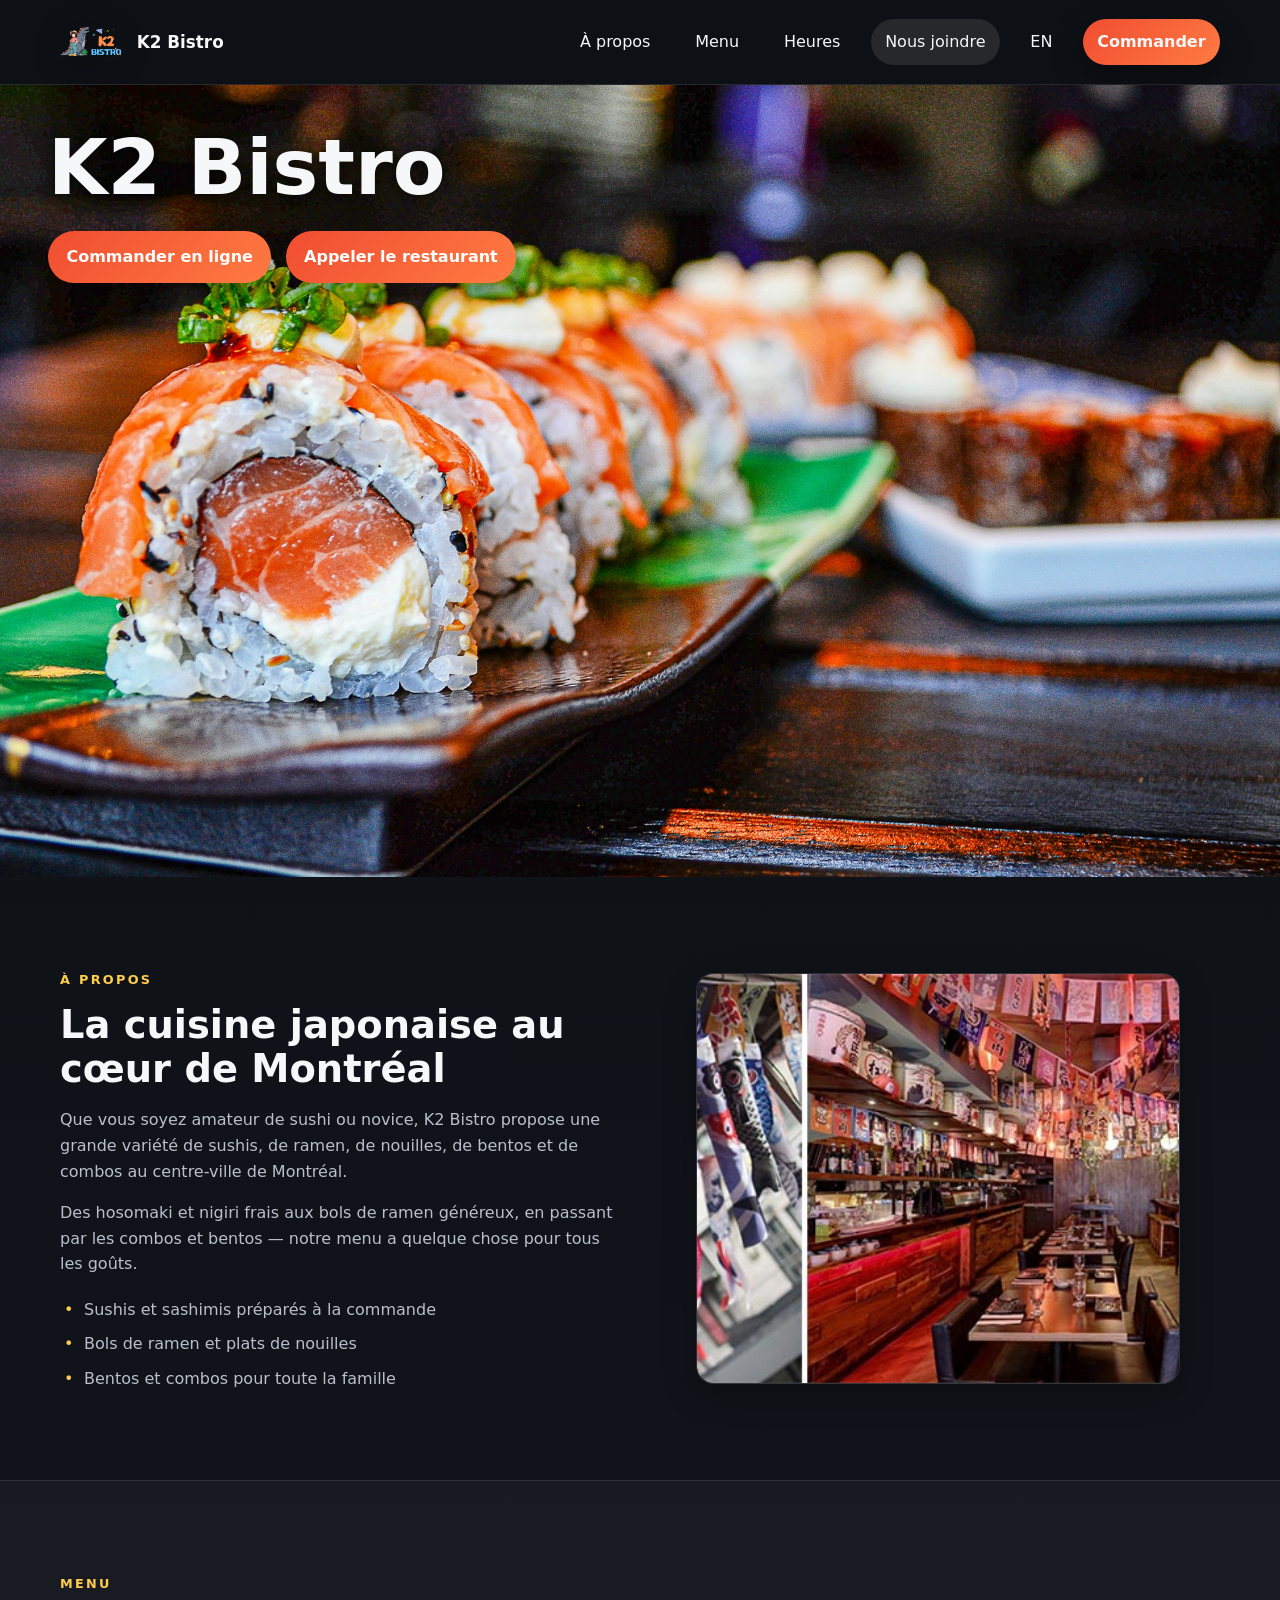
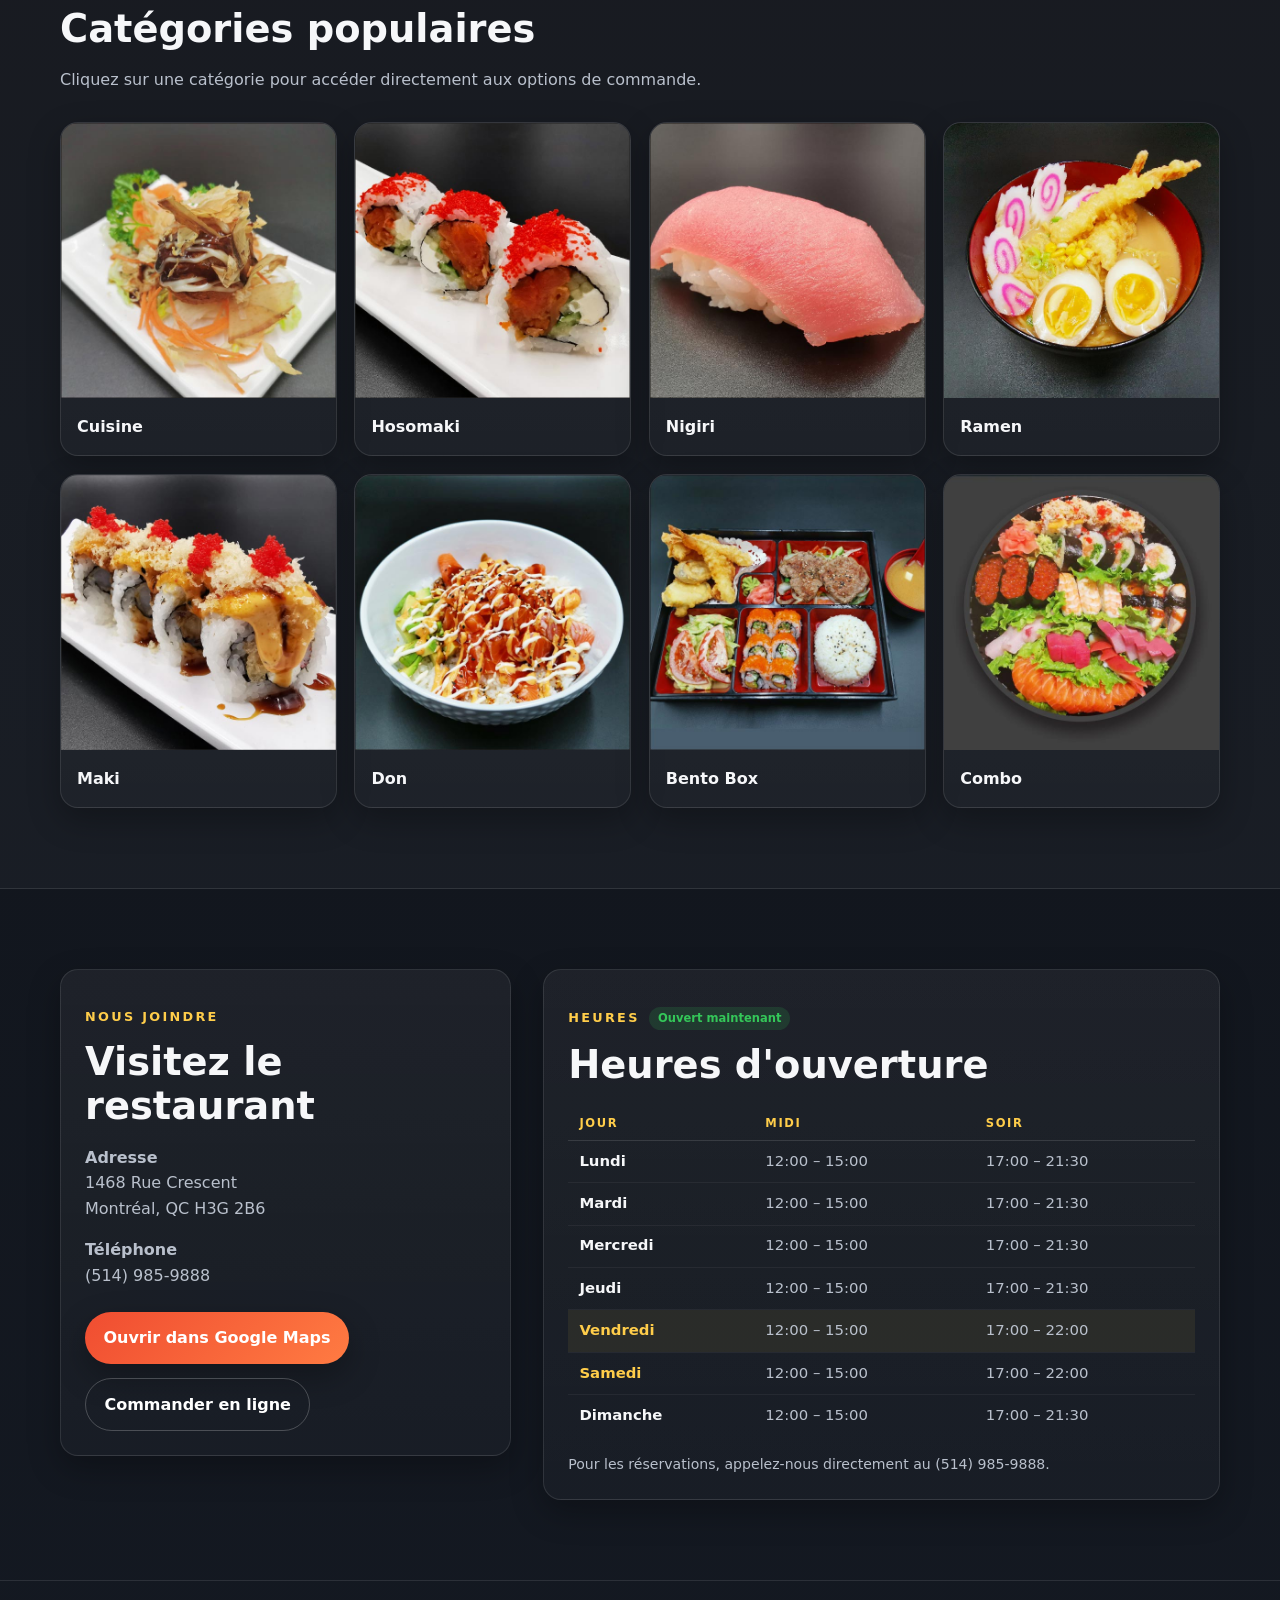
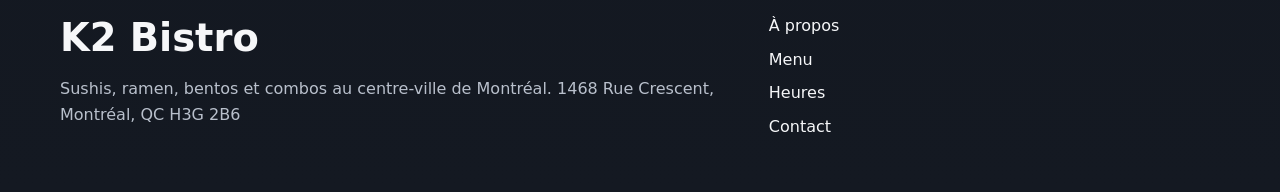
<file: index.html>
<!doctype html>
<html lang="fr-CA">
<head>
  <meta charset="utf-8">
  <meta name="viewport" content="width=device-width, initial-scale=1">
  <title>K2 Bistro | Sushi à Montréal</title>
  <meta name="description" content="K2 Bistro à Montréal: sushi, ramen, hosomaki, bento et combos. Consultez les heures d'ouverture, appelez pour réserver et commandez en ligne.">
  <link rel="canonical" href="https://example.com/">
  <link rel="preload" as="image" href="assets/img/hero.jpg">
  <link rel="stylesheet" href="assets/css/styles.css">
  <script defer src="assets/js/site.js"></script>
  <script type="application/ld+json">
  {
    "@context": "https://schema.org",
    "@type": "Restaurant",
    "name": "K2 Bistro",
    "servesCuisine": ["Sushi", "Ramen", "Japanese"],
    "telephone": "+1-514-985-9888",
    "address": {
      "@type": "PostalAddress",
      "streetAddress": "1468 Rue Crescent",
      "addressLocality": "Montréal",
      "addressRegion": "QC",
      "postalCode": "H3G 2B6",
      "addressCountry": "CA"
    },
    "url": "https://example.com/",
    "acceptsReservations": "True"
  }
  </script>
</head>
<body>
  <a class="skip-link" href="#main">Aller au contenu principal</a>

  <header class="site-header" id="top">
    <div class="container header-inner">
      <a class="brand" href="#top" aria-label="K2 Bistro, retour en haut de la page">
        <img src="assets/img/logo.png" alt="Logo K2 Bistro">
        <span>K2 Bistro</span>
      </a>

      <button class="menu-toggle" type="button" aria-expanded="false" aria-controls="site-nav" aria-label="Ouvrir le menu">
        <span></span><span></span><span></span>
      </button>

      <nav id="site-nav" class="site-nav" aria-label="Navigation principale">
        <a href="#about">À propos</a>
        <a href="#menu">Menu</a>
        <a href="#hours">Heures</a>
        <a href="#contact">Nous joindre</a>
        <a href="index_en.html" lang="en">EN</a>
        <a class="button button-sm" href="order.html">Commander</a>
      </nav>
    </div>
  </header>

  <main id="main">
    <section class="hero">
      <div class="hero-overlay"></div>
      <img class="hero-image" src="assets/img/hero.jpg" alt="Plateau de sushis au K2 Bistro">
      <div class="container hero-content">
        <h1>K2 Bistro</h1>
        <div class="hero-actions">
          <a class="button" href="order.html">Commander en ligne</a>
          <a class="button" href="tel:+15149859888">Appeler le restaurant</a>
        </div>
      </div>
    </section>

    <section class="section" id="about">
      <div class="container grid-two">
        <div>
          <p class="section-label">À propos</p>
          <h2>La cuisine japonaise au cœur de Montréal</h2>
          <p>Que vous soyez amateur de sushi ou novice, K2 Bistro propose une grande variété de sushis, de ramen, de nouilles, de bentos et de combos au centre-ville de Montréal.</p>
          <p>Des hosomaki et nigiri frais aux bols de ramen généreux, en passant par les combos et bentos — notre menu a quelque chose pour tous les goûts.</p>
          <ul class="feature-list">
            <li>Sushis et sashimis préparés à la commande</li>
            <li>Bols de ramen et plats de nouilles</li>
            <li>Bentos et combos pour toute la famille</li>
          </ul>
        </div>
        <figure class="about-figure">
          <img src="assets/img/about_us.jpg" alt="Salle à manger et ambiance du restaurant K2 Bistro" loading="lazy">
        </figure>
      </div>
    </section>

    <section class="section section-alt" id="menu">
      <div class="container">
        <p class="section-label">Menu</p>
        <h2>Catégories populaires</h2>
        <p class="section-intro">Cliquez sur une catégorie pour accéder directement aux options de commande.</p>
        <div class="menu-grid">
          <a class="menu-card" href="order.html">
            <img src="assets/img/cuisine.jpg" alt="Plat de cuisine japonaise" loading="lazy">
            <span>Cuisine</span>
          </a>
          <a class="menu-card" href="order.html">
            <img src="assets/img/hosomaki.jpg" alt="Hosomaki au saumon" loading="lazy">
            <span>Hosomaki</span>
          </a>
          <a class="menu-card" href="order.html">
            <img src="assets/img/nigiri.jpg" alt="Nigiri de thon" loading="lazy">
            <span>Nigiri</span>
          </a>
          <a class="menu-card" href="order.html">
            <img src="assets/img/ramen.jpg" alt="Bol de ramen avec oeufs et tempura" loading="lazy">
            <span>Ramen</span>
          </a>
          <a class="menu-card" href="order.html">
            <img src="assets/img/maki.jpg" alt="Maki garni de sauce et tobiko" loading="lazy">
            <span>Maki</span>
          </a>
          <a class="menu-card" href="order.html">
            <img src="assets/img/don.jpg" alt="Bol de don au saumon" loading="lazy">
            <span>Don</span>
          </a>
          <a class="menu-card" href="order.html">
            <img src="assets/img/bento_box.jpg" alt="Bento box avec tempura, riz et rouleaux" loading="lazy">
            <span>Bento Box</span>
          </a>
          <a class="menu-card" href="order.html">
            <img src="assets/img/combo.jpg" alt="Plateau combo de sushis" loading="lazy">
            <span>Combo</span>
          </a>
        </div>
      </div>
    </section>

    <section class="section" id="contact">
      <div class="container info-grid">
        <article class="info-card">
          <p class="section-label">Nous joindre</p>
          <h2>Visitez le restaurant</h2>
          <p><strong>Adresse</strong><br>1468 Rue Crescent<br>Montréal, QC H3G 2B6</p>
          <p><strong>Téléphone</strong><br><a href="tel:+15149859888">(514) 985-9888</a></p>
          <div class="stack-actions">
            <a class="button" href="https://maps.google.com/?q=1468+Rue+Crescent+Montreal+QC+H3G+2B6" target="_blank" rel="noopener">Ouvrir dans Google Maps</a>
            <a class="button button-secondary" href="order.html">Commander en ligne</a>
          </div>
        </article>

        <article class="info-card" id="hours">
          <p class="section-label">Heures</p>
          <h2>Heures d'ouverture</h2>
          <table class="hours-table">
            <thead>
              <tr><th>Jour</th><th>Midi</th><th>Soir</th></tr>
            </thead>
            <tbody>
              <tr><td>Lundi</td><td>12:00 – 15:00</td><td>17:00 – 21:30</td></tr>
              <tr><td>Mardi</td><td>12:00 – 15:00</td><td>17:00 – 21:30</td></tr>
              <tr><td>Mercredi</td><td>12:00 – 15:00</td><td>17:00 – 21:30</td></tr>
              <tr><td>Jeudi</td><td>12:00 – 15:00</td><td>17:00 – 21:30</td></tr>
              <tr class="hours-weekend"><td>Vendredi</td><td>12:00 – 15:00</td><td>17:00 – 22:00</td></tr>
              <tr class="hours-weekend"><td>Samedi</td><td>12:00 – 15:00</td><td>17:00 – 22:00</td></tr>
              <tr><td>Dimanche</td><td>12:00 – 15:00</td><td>17:00 – 21:30</td></tr>
            </tbody>
          </table>
          <p class="hours-note">Pour les réservations, appelez-nous directement au <a href="tel:+15149859888">(514) 985-9888</a>.</p>
        </article>
      </div>
    </section>
  </main>

  <footer class="site-footer">
    <div class="container footer-grid">
      <div>
        <h2>K2 Bistro</h2>
        <p>Sushis, ramen, bentos et combos au centre-ville de Montréal. 1468 Rue Crescent, Montréal, QC H3G 2B6</p>
      </div>
      <nav class="footer-nav" aria-label="Liens de pied de page">
        <a href="#about">À propos</a>
        <a href="#menu">Menu</a>
        <a href="#hours">Heures</a>
        <a href="#contact">Contact</a>
      </nav>
    </div>
  </footer>
</body>
</html>
</file>
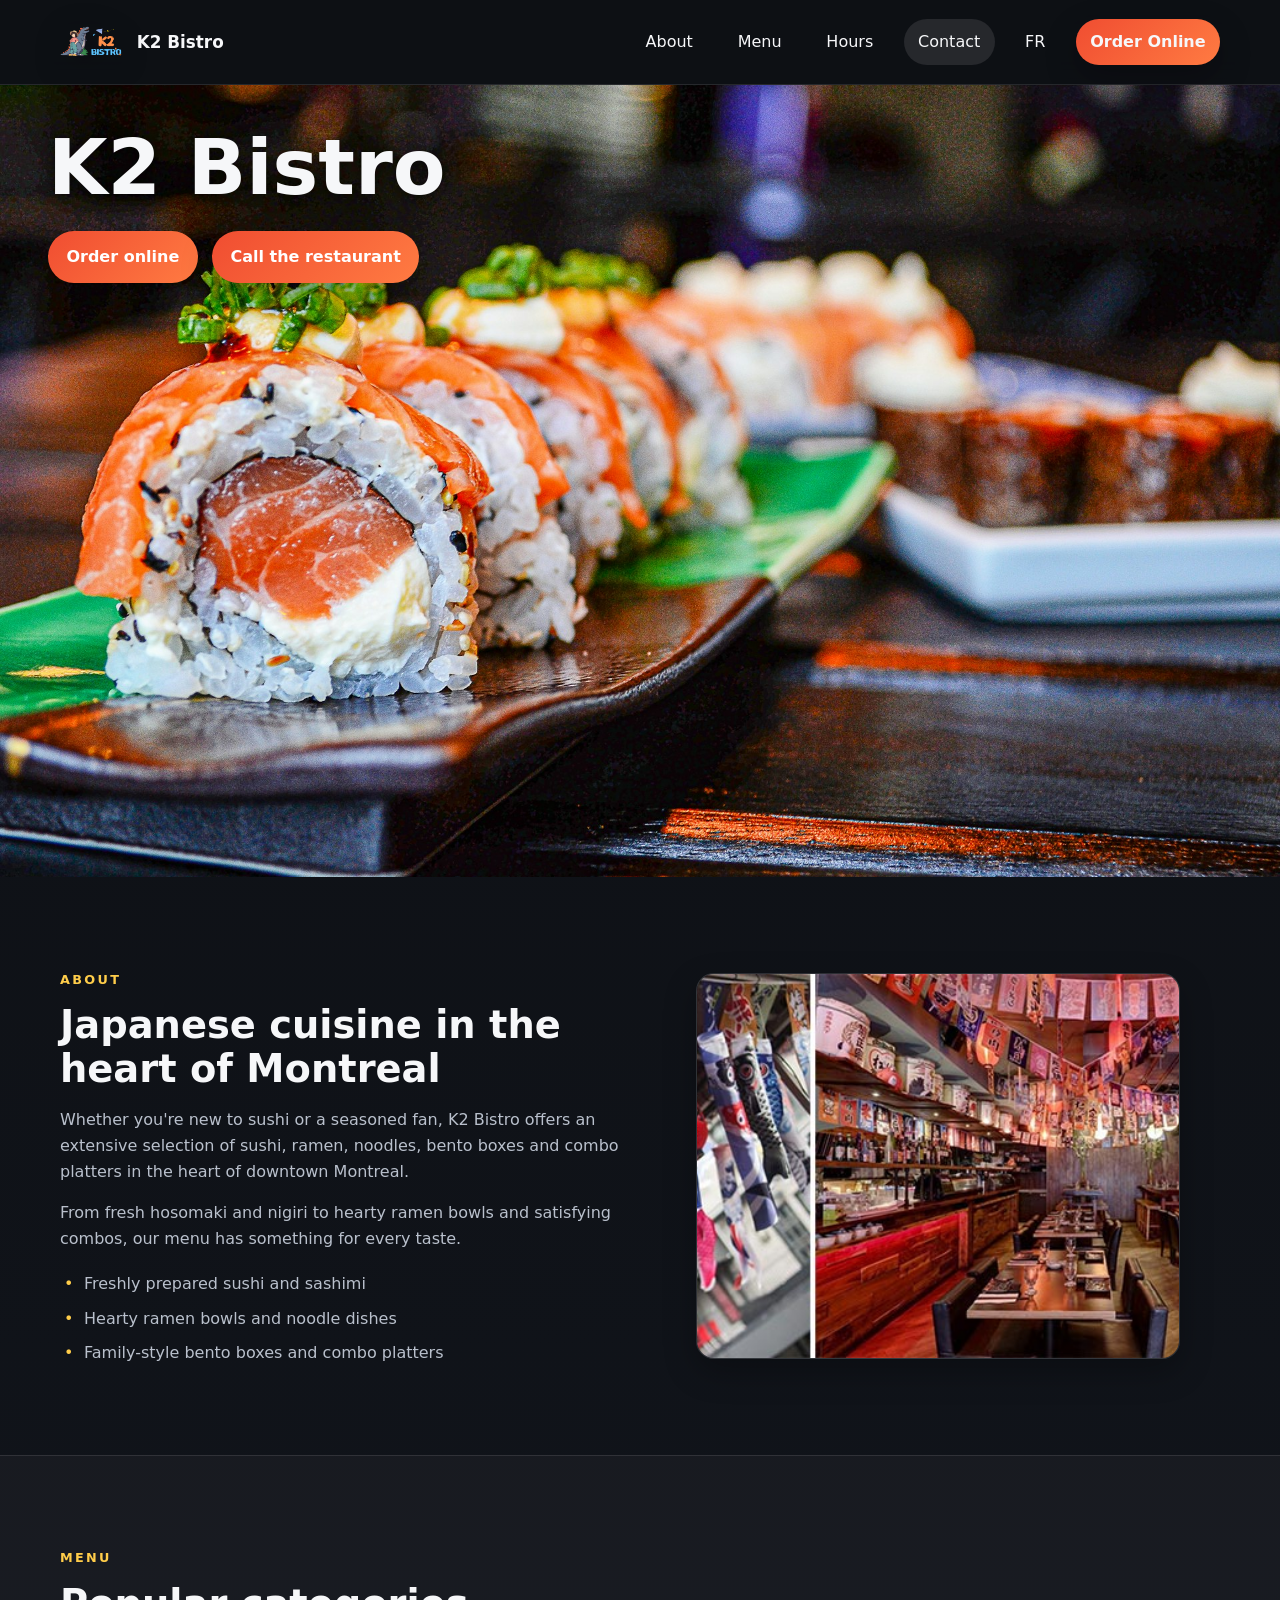
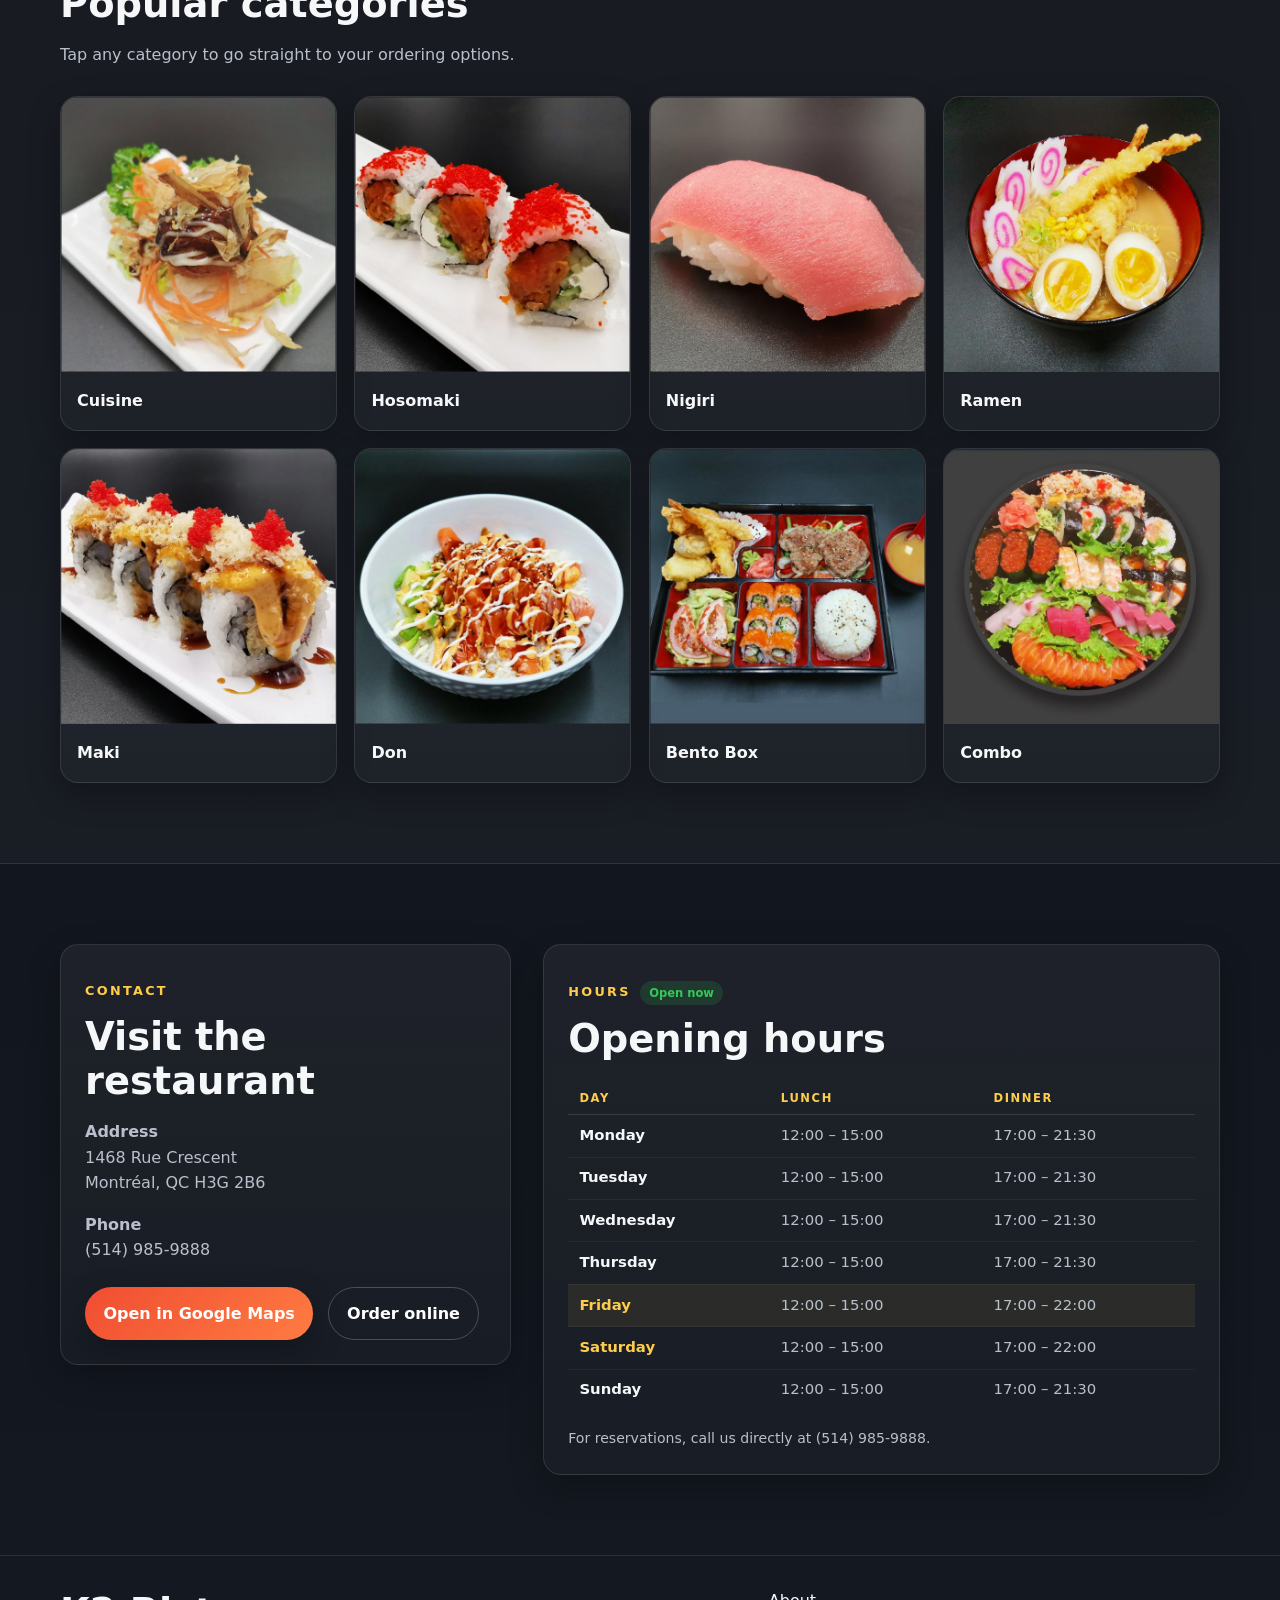
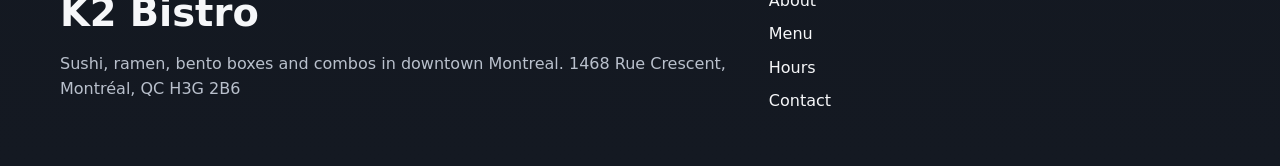
<file: index_en.html>
<!doctype html>
<html lang="en-CA">
<head>
  <meta charset="utf-8">
  <meta name="viewport" content="width=device-width, initial-scale=1">
  <title>K2 Bistro | Sushi in Montreal</title>
  <meta name="description" content="K2 Bistro in Montreal: sushi, ramen, hosomaki, bento and combo platters. Check hours, call for reservations, and order online.">
  <link rel="canonical" href="https://example.com/index_en.html">
  <link rel="preload" as="image" href="assets/img/hero.jpg">
  <link rel="stylesheet" href="assets/css/styles.css">
  <script defer src="assets/js/site.js"></script>
  <script type="application/ld+json">
  {
    "@context": "https://schema.org",
    "@type": "Restaurant",
    "name": "K2 Bistro",
    "servesCuisine": ["Sushi", "Ramen", "Japanese"],
    "telephone": "+1-514-985-9888",
    "address": {
      "@type": "PostalAddress",
      "streetAddress": "1468 Rue Crescent",
      "addressLocality": "Montréal",
      "addressRegion": "QC",
      "postalCode": "H3G 2B6",
      "addressCountry": "CA"
    },
    "url": "https://example.com/index_en.html",
    "acceptsReservations": "True"
  }
  </script>
</head>
<body>
  <a class="skip-link" href="#main">Skip to main content</a>

  <header class="site-header" id="top">
    <div class="container header-inner">
      <a class="brand" href="#top" aria-label="K2 Bistro, back to top">
        <img src="assets/img/logo.png" alt="K2 Bistro logo">
        <span>K2 Bistro</span>
      </a>

      <button class="menu-toggle" type="button" aria-expanded="false" aria-controls="site-nav" aria-label="Open menu">
        <span></span><span></span><span></span>
      </button>

      <nav id="site-nav" class="site-nav" aria-label="Primary navigation">
        <a href="#about">About</a>
        <a href="#menu">Menu</a>
        <a href="#hours">Hours</a>
        <a href="#contact">Contact</a>
        <a href="index.html" lang="fr">FR</a>
        <a class="button button-sm" href="order-en.html">Order Online</a>
      </nav>
    </div>
  </header>

  <main id="main">
    <section class="hero">
      <div class="hero-overlay"></div>
      <img class="hero-image" src="assets/img/hero.jpg" alt="Sushi platter at K2 Bistro">
      <div class="container hero-content">
        <h1>K2 Bistro</h1>
        <div class="hero-actions">
          <a class="button" href="order-en.html">Order online</a>
          <a class="button" href="tel:+15149859888">Call the restaurant</a>
        </div>
      </div>
    </section>

    <section class="section" id="about">
      <div class="container grid-two">
        <div>
          <p class="section-label">About</p>
          <h2>Japanese cuisine in the heart of Montreal</h2>
          <p>Whether you're new to sushi or a seasoned fan, K2 Bistro offers an extensive selection of sushi, ramen, noodles, bento boxes and combo platters in the heart of downtown Montreal.</p>
          <p>From fresh hosomaki and nigiri to hearty ramen bowls and satisfying combos, our menu has something for every taste.</p>
          <ul class="feature-list">
            <li>Freshly prepared sushi and sashimi</li>
            <li>Hearty ramen bowls and noodle dishes</li>
            <li>Family-style bento boxes and combo platters</li>
          </ul>
        </div>
        <figure class="about-figure">
          <img src="assets/img/about_us.jpg" alt="Interior dining area and atmosphere at K2 Bistro" loading="lazy">
        </figure>
      </div>
    </section>

    <section class="section section-alt" id="menu">
      <div class="container">
        <p class="section-label">Menu</p>
        <h2>Popular categories</h2>
        <p class="section-intro">Tap any category to go straight to your ordering options.</p>
        <div class="menu-grid">
          <a class="menu-card" href="order-en.html">
            <img src="assets/img/cuisine.jpg" alt="Japanese cuisine dish" loading="lazy">
            <span>Cuisine</span>
          </a>
          <a class="menu-card" href="order-en.html">
            <img src="assets/img/hosomaki.jpg" alt="Salmon hosomaki roll" loading="lazy">
            <span>Hosomaki</span>
          </a>
          <a class="menu-card" href="order-en.html">
            <img src="assets/img/nigiri.jpg" alt="Tuna nigiri" loading="lazy">
            <span>Nigiri</span>
          </a>
          <a class="menu-card" href="order-en.html">
            <img src="assets/img/ramen.jpg" alt="Ramen bowl with eggs and tempura" loading="lazy">
            <span>Ramen</span>
          </a>
          <a class="menu-card" href="order-en.html">
            <img src="assets/img/maki.jpg" alt="Maki roll with sauce and roe" loading="lazy">
            <span>Maki</span>
          </a>
          <a class="menu-card" href="order-en.html">
            <img src="assets/img/don.jpg" alt="Salmon don bowl" loading="lazy">
            <span>Don</span>
          </a>
          <a class="menu-card" href="order-en.html">
            <img src="assets/img/bento_box.jpg" alt="Bento box with tempura, rice, and rolls" loading="lazy">
            <span>Bento Box</span>
          </a>
          <a class="menu-card" href="order-en.html">
            <img src="assets/img/combo.jpg" alt="Sushi combo platter" loading="lazy">
            <span>Combo</span>
          </a>
        </div>
      </div>
    </section>

    <section class="section" id="contact">
      <div class="container info-grid">
        <article class="info-card">
          <p class="section-label">Contact</p>
          <h2>Visit the restaurant</h2>
          <p><strong>Address</strong><br>1468 Rue Crescent<br>Montréal, QC H3G 2B6</p>
          <p><strong>Phone</strong><br><a href="tel:+15149859888">(514) 985-9888</a></p>
          <div class="stack-actions">
            <a class="button" href="https://maps.google.com/?q=1468+Rue+Crescent+Montreal+QC+H3G+2B6" target="_blank" rel="noopener">Open in Google Maps</a>
            <a class="button button-secondary" href="order-en.html">Order online</a>
          </div>
        </article>

        <article class="info-card" id="hours">
          <p class="section-label">Hours</p>
          <h2>Opening hours</h2>
          <table class="hours-table">
            <thead>
              <tr><th>Day</th><th>Lunch</th><th>Dinner</th></tr>
            </thead>
            <tbody>
              <tr><td>Monday</td><td>12:00 – 15:00</td><td>17:00 – 21:30</td></tr>
              <tr><td>Tuesday</td><td>12:00 – 15:00</td><td>17:00 – 21:30</td></tr>
              <tr><td>Wednesday</td><td>12:00 – 15:00</td><td>17:00 – 21:30</td></tr>
              <tr><td>Thursday</td><td>12:00 – 15:00</td><td>17:00 – 21:30</td></tr>
              <tr class="hours-weekend"><td>Friday</td><td>12:00 – 15:00</td><td>17:00 – 22:00</td></tr>
              <tr class="hours-weekend"><td>Saturday</td><td>12:00 – 15:00</td><td>17:00 – 22:00</td></tr>
              <tr><td>Sunday</td><td>12:00 – 15:00</td><td>17:00 – 21:30</td></tr>
            </tbody>
          </table>
          <p class="hours-note">For reservations, call us directly at <a href="tel:+15149859888">(514) 985-9888</a>.</p>
        </article>
      </div>
    </section>
  </main>

  <footer class="site-footer">
    <div class="container footer-grid">
      <div>
        <h2>K2 Bistro</h2>
        <p>Sushi, ramen, bento boxes and combos in downtown Montreal. 1468 Rue Crescent, Montréal, QC H3G 2B6</p>
      </div>
      <nav class="footer-nav" aria-label="Footer links">
        <a href="#about">About</a>
        <a href="#menu">Menu</a>
        <a href="#hours">Hours</a>
        <a href="#contact">Contact</a>
      </nav>
    </div>
  </footer>
</body>
</html>
</file>
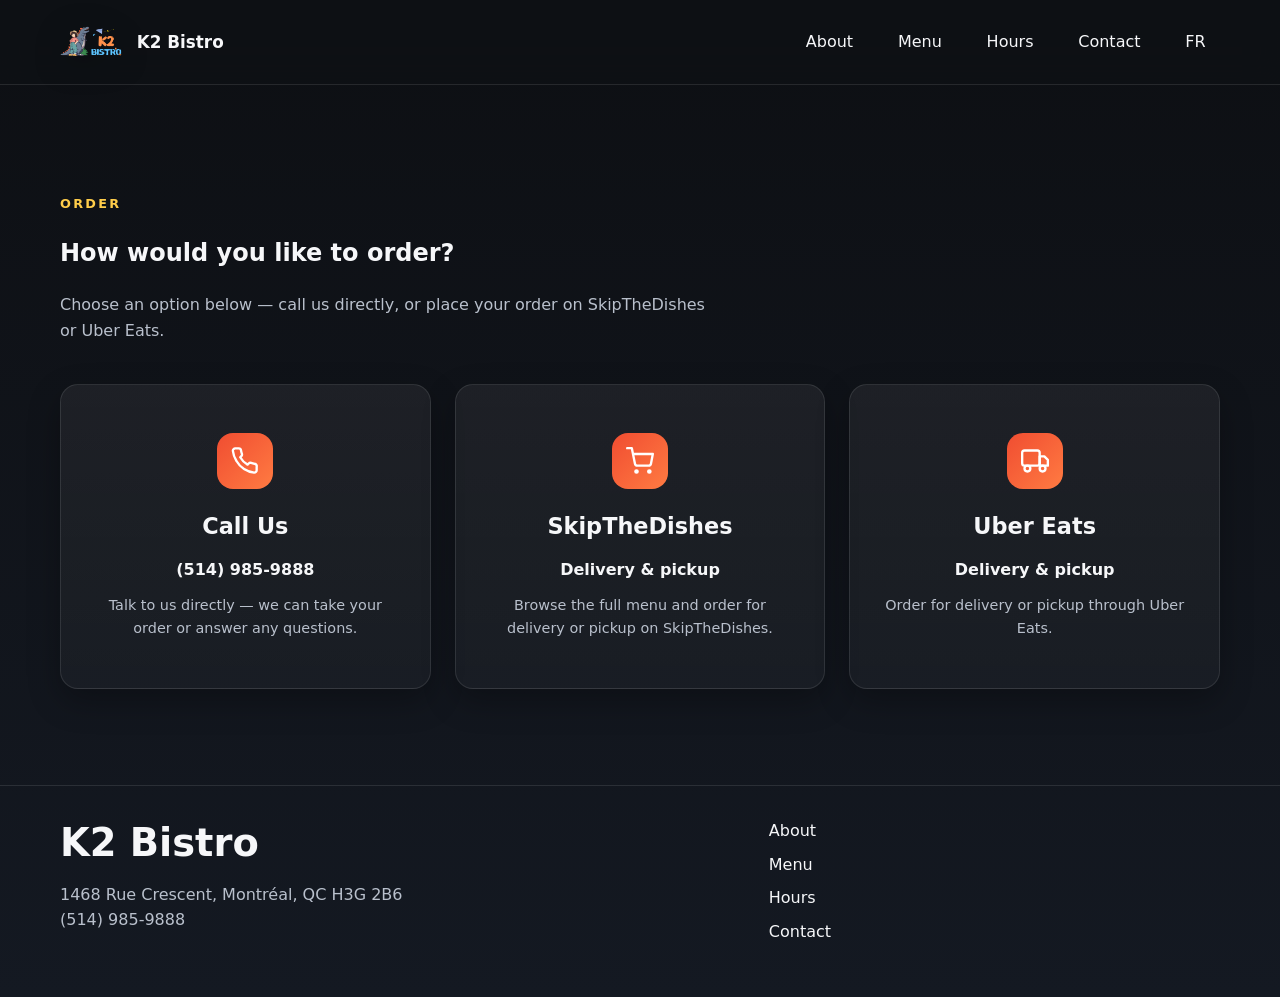
<file: order-en.html>
<!doctype html>
<html lang="en-CA">
<head>
  <meta charset="utf-8">
  <meta name="viewport" content="width=device-width, initial-scale=1">
  <title>Order Online | K2 Bistro</title>
  <meta name="description" content="Order from K2 Bistro in Montreal — call us directly, or order through SkipTheDishes or Uber Eats.">
  <link rel="stylesheet" href="assets/css/styles.css">
  <script defer src="assets/js/site.js"></script>
</head>
<body>
  <a class="skip-link" href="#main">Skip to main content</a>

  <header class="site-header" id="top">
    <div class="container header-inner">
      <a class="brand" href="index_en.html" aria-label="K2 Bistro, back to home">
        <img src="assets/img/logo.png" alt="K2 Bistro logo">
        <span>K2 Bistro</span>
      </a>

      <button class="menu-toggle" type="button" aria-expanded="false" aria-controls="site-nav" aria-label="Open menu">
        <span></span><span></span><span></span>
      </button>

      <nav id="site-nav" class="site-nav" aria-label="Primary navigation">
        <a href="index_en.html#about">About</a>
        <a href="index_en.html#menu">Menu</a>
        <a href="index_en.html#hours">Hours</a>
        <a href="index_en.html#contact">Contact</a>
        <a href="order.html" lang="fr">FR</a>
      </nav>
    </div>
  </header>

  <main id="main">
    <section class="order-section">
      <div class="container">
        <p class="section-label">Order</p>
        <h1>How would you like to order?</h1>
        <p class="section-intro">Choose an option below — call us directly, or place your order on SkipTheDishes or Uber Eats.</p>

        <div class="order-options">

          <a class="order-card" href="tel:+15149859888">
            <div class="order-card-icon">
              <svg width="28" height="28" viewBox="0 0 24 24" fill="none" stroke="white" stroke-width="2" stroke-linecap="round" stroke-linejoin="round" aria-hidden="true">
                <path d="M22 16.92v3a2 2 0 0 1-2.18 2 19.79 19.79 0 0 1-8.63-3.07A19.5 19.5 0 0 1 4.69 12 19.79 19.79 0 0 1 1.61 3.4 2 2 0 0 1 3.6 1.22h3a2 2 0 0 1 2 1.72c.127.96.361 1.903.7 2.81a2 2 0 0 1-.45 2.11L7.91 8.82a16 16 0 0 0 6.29 6.29l.98-.98a2 2 0 0 1 2.11-.45c.907.339 1.85.573 2.81.7A2 2 0 0 1 22 16.92z"/>
              </svg>
            </div>
            <h2>Call Us</h2>
            <p class="order-card-sub">(514) 985-9888</p>
            <p class="order-card-note">Talk to us directly — we can take your order or answer any questions.</p>
          </a>

          <a class="order-card" href="https://www.skipthedishes.com/k2-bistro" target="_blank" rel="noopener">
            <div class="order-card-icon">
              <svg width="28" height="28" viewBox="0 0 24 24" fill="none" stroke="white" stroke-width="2" stroke-linecap="round" stroke-linejoin="round" aria-hidden="true">
                <circle cx="9" cy="21" r="1"/><circle cx="20" cy="21" r="1"/>
                <path d="M1 1h4l2.68 13.39a2 2 0 0 0 2 1.61h9.72a2 2 0 0 0 2-1.61L23 6H6"/>
              </svg>
            </div>
            <h2>SkipTheDishes</h2>
            <p class="order-card-sub">Delivery &amp; pickup</p>
            <p class="order-card-note">Browse the full menu and order for delivery or pickup on SkipTheDishes.</p>
          </a>

          <a class="order-card" href="https://www.ubereats.com/ca/store/k2-bistro/4svucZ7gTDKDQX_WZ-OCNA" target="_blank" rel="noopener">
            <div class="order-card-icon">
              <svg width="28" height="28" viewBox="0 0 24 24" fill="none" stroke="white" stroke-width="2" stroke-linecap="round" stroke-linejoin="round" aria-hidden="true">
                <rect x="1" y="3" width="15" height="13" rx="2"/><polygon points="16 8 20 8 23 11 23 16 16 16 16 8"/>
                <circle cx="5.5" cy="18.5" r="2.5"/><circle cx="18.5" cy="18.5" r="2.5"/>
              </svg>
            </div>
            <h2>Uber Eats</h2>
            <p class="order-card-sub">Delivery &amp; pickup</p>
            <p class="order-card-note">Order for delivery or pickup through Uber Eats.</p>
          </a>

        </div>
      </div>
    </section>
  </main>

  <footer class="site-footer">
    <div class="container footer-grid">
      <div>
        <h2>K2 Bistro</h2>
        <p>1468 Rue Crescent, Montréal, QC H3G 2B6<br><a href="tel:+15149859888">(514) 985-9888</a></p>
      </div>
      <nav class="footer-nav" aria-label="Footer links">
        <a href="index_en.html#about">About</a>
        <a href="index_en.html#menu">Menu</a>
        <a href="index_en.html#hours">Hours</a>
        <a href="index_en.html#contact">Contact</a>
      </nav>
    </div>
  </footer>
</body>
</html>
</file>
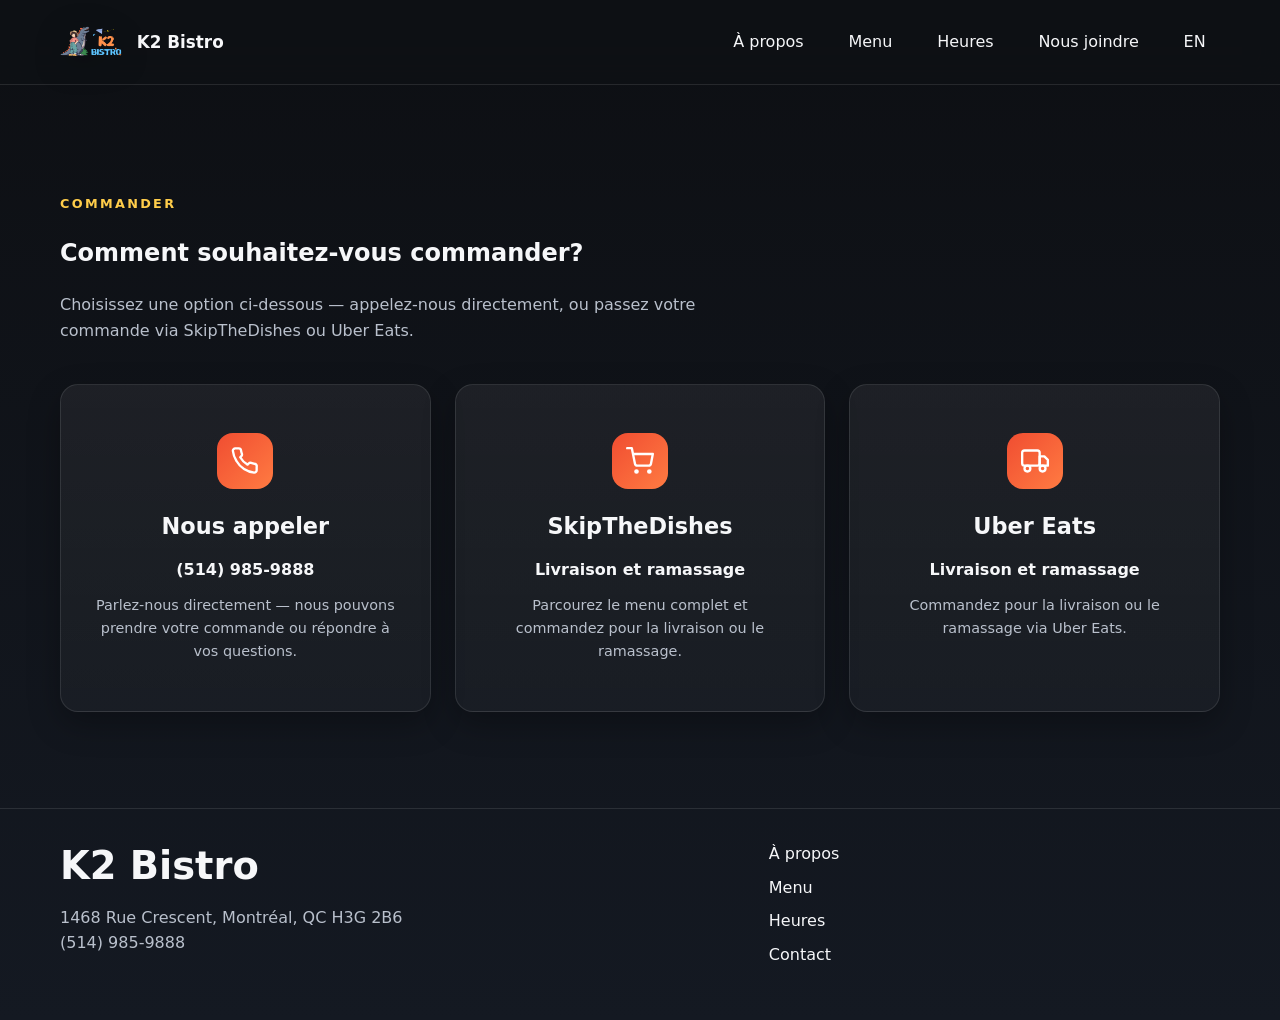
<file: order.html>
<!doctype html>
<html lang="fr-CA">
<head>
  <meta charset="utf-8">
  <meta name="viewport" content="width=device-width, initial-scale=1">
  <title>Commander en ligne | K2 Bistro</title>
  <meta name="description" content="Commandez chez K2 Bistro à Montréal — appelez-nous directement, ou commandez via SkipTheDishes ou Uber Eats.">
  <link rel="stylesheet" href="assets/css/styles.css">
  <script defer src="assets/js/site.js"></script>
</head>
<body>
  <a class="skip-link" href="#main">Aller au contenu principal</a>

  <header class="site-header" id="top">
    <div class="container header-inner">
      <a class="brand" href="index.html" aria-label="K2 Bistro, retour à l'accueil">
        <img src="assets/img/logo.png" alt="Logo K2 Bistro">
        <span>K2 Bistro</span>
      </a>

      <button class="menu-toggle" type="button" aria-expanded="false" aria-controls="site-nav" aria-label="Ouvrir le menu">
        <span></span><span></span><span></span>
      </button>

      <nav id="site-nav" class="site-nav" aria-label="Navigation principale">
        <a href="index.html#about">À propos</a>
        <a href="index.html#menu">Menu</a>
        <a href="index.html#hours">Heures</a>
        <a href="index.html#contact">Nous joindre</a>
        <a href="order-en.html" lang="en">EN</a>
      </nav>
    </div>
  </header>

  <main id="main">
    <section class="order-section">
      <div class="container">
        <p class="section-label">Commander</p>
        <h1>Comment souhaitez-vous commander?</h1>
        <p class="section-intro">Choisissez une option ci-dessous — appelez-nous directement, ou passez votre commande via SkipTheDishes ou Uber Eats.</p>

        <div class="order-options">

          <a class="order-card" href="tel:+15149859888">
            <div class="order-card-icon">
              <svg width="28" height="28" viewBox="0 0 24 24" fill="none" stroke="white" stroke-width="2" stroke-linecap="round" stroke-linejoin="round" aria-hidden="true">
                <path d="M22 16.92v3a2 2 0 0 1-2.18 2 19.79 19.79 0 0 1-8.63-3.07A19.5 19.5 0 0 1 4.69 12 19.79 19.79 0 0 1 1.61 3.4 2 2 0 0 1 3.6 1.22h3a2 2 0 0 1 2 1.72c.127.96.361 1.903.7 2.81a2 2 0 0 1-.45 2.11L7.91 8.82a16 16 0 0 0 6.29 6.29l.98-.98a2 2 0 0 1 2.11-.45c.907.339 1.85.573 2.81.7A2 2 0 0 1 22 16.92z"/>
              </svg>
            </div>
            <h2>Nous appeler</h2>
            <p class="order-card-sub">(514) 985-9888</p>
            <p class="order-card-note">Parlez-nous directement — nous pouvons prendre votre commande ou répondre à vos questions.</p>
          </a>

          <a class="order-card" href="https://www.skipthedishes.com/fr/k2-bistro" target="_blank" rel="noopener">
            <div class="order-card-icon">
              <svg width="28" height="28" viewBox="0 0 24 24" fill="none" stroke="white" stroke-width="2" stroke-linecap="round" stroke-linejoin="round" aria-hidden="true">
                <circle cx="9" cy="21" r="1"/><circle cx="20" cy="21" r="1"/>
                <path d="M1 1h4l2.68 13.39a2 2 0 0 0 2 1.61h9.72a2 2 0 0 0 2-1.61L23 6H6"/>
              </svg>
            </div>
            <h2>SkipTheDishes</h2>
            <p class="order-card-sub">Livraison et ramassage</p>
            <p class="order-card-note">Parcourez le menu complet et commandez pour la livraison ou le ramassage.</p>
          </a>

          <a class="order-card" href="https://www.ubereats.com/ca-fr/store/k2-bistro/4svucZ7gTDKDQX_WZ-OCNA" target="_blank" rel="noopener">
            <div class="order-card-icon">
              <svg width="28" height="28" viewBox="0 0 24 24" fill="none" stroke="white" stroke-width="2" stroke-linecap="round" stroke-linejoin="round" aria-hidden="true">
                <rect x="1" y="3" width="15" height="13" rx="2"/><polygon points="16 8 20 8 23 11 23 16 16 16 16 8"/>
                <circle cx="5.5" cy="18.5" r="2.5"/><circle cx="18.5" cy="18.5" r="2.5"/>
              </svg>
            </div>
            <h2>Uber Eats</h2>
            <p class="order-card-sub">Livraison et ramassage</p>
            <p class="order-card-note">Commandez pour la livraison ou le ramassage via Uber Eats.</p>
          </a>

        </div>
      </div>
    </section>
  </main>

  <footer class="site-footer">
    <div class="container footer-grid">
      <div>
        <h2>K2 Bistro</h2>
        <p>1468 Rue Crescent, Montréal, QC H3G 2B6<br><a href="tel:+15149859888">(514) 985-9888</a></p>
      </div>
      <nav class="footer-nav" aria-label="Liens de pied de page">
        <a href="index.html#about">À propos</a>
        <a href="index.html#menu">Menu</a>
        <a href="index.html#hours">Heures</a>
        <a href="index.html#contact">Contact</a>
      </nav>
    </div>
  </footer>
</body>
</html>
</file>
<file: assets/css/styles.css>
:root {
  --bg: #0f1115;
  --surface: #161a20;
  --surface-2: #1d2430;
  --text: #f6f7f9;
  --muted: #b9c0cc;
  --line: rgba(255,255,255,.1);
  --brand: #f04d31;
  --brand-2: #ffcd4a;
  --accent: #5fb2ff;
  --shadow: 0 12px 32px rgba(0,0,0,.28);
  --radius: 18px;
  --max: 1160px;
}

* { box-sizing: border-box; }
html { scroll-behavior: smooth; }
body {
  margin: 0;
  font-family: Inter, ui-sans-serif, system-ui, -apple-system, BlinkMacSystemFont, "Segoe UI", sans-serif;
  background: linear-gradient(180deg, #0d0f13 0%, #141922 100%);
  color: var(--text);
  line-height: 1.6;
}
img { display: block; max-width: 100%; }
a { color: inherit; text-decoration: none; }
p, li, dd { color: var(--muted); }
.container { width: min(calc(100% - 2rem), var(--max)); margin: 0 auto; }
.skip-link {
  position: absolute;
  left: 1rem;
  top: -4rem;
  background: white;
  color: black;
  padding: .75rem 1rem;
  border-radius: 999px;
  z-index: 999;
}
.skip-link:focus { top: 1rem; }
.site-header {
  position: sticky;
  top: 0;
  z-index: 100;
  background: rgba(15,17,21,.86);
  backdrop-filter: blur(14px);
  border-bottom: 1px solid var(--line);
}
.header-inner {
  display: flex;
  align-items: center;
  justify-content: space-between;
  gap: 1rem;
  min-height: 84px;
}
.brand {
  display: flex;
  align-items: center;
  gap: .8rem;
  font-weight: 700;
  font-size: 1.05rem;
}
.brand img {
  width: 64px;
  height: 64px;
  object-fit: contain;
  filter: drop-shadow(0 6px 16px rgba(0,0,0,.35));
}
.site-nav {
  display: flex;
  align-items: center;
  gap: 1rem;
}
.site-nav a {
  padding: .65rem .9rem;
  border-radius: 999px;
  color: var(--text);
}
.site-nav a:hover,
.site-nav a:focus-visible,
.footer-nav a:hover,
.footer-nav a:focus-visible {
  background: rgba(255,255,255,.08);
  outline: none;
}
.button {
  display: inline-flex;
  align-items: center;
  justify-content: center;
  gap: .5rem;
  min-height: 46px;
  padding: .8rem 1.15rem;
  border-radius: 999px;
  background: linear-gradient(135deg, var(--brand), #ff7b42);
  color: white;
  font-weight: 700;
  box-shadow: var(--shadow);
}
.button:hover,
.button:focus-visible {
  transform: translateY(-1px);
  outline: none;
}
.button-sm { min-height: 40px; padding: .65rem 1rem; }
.button-secondary {
  background: transparent;
  border: 1px solid rgba(255,255,255,.22);
  box-shadow: none;
}
.menu-toggle {
  display: none;
  background: transparent;
  border: 0;
  padding: .5rem;
  cursor: pointer;
}
.menu-toggle span {
  display: block;
  width: 24px;
  height: 2px;
  background: white;
  margin: 5px 0;
  border-radius: 999px;
}
.hero {
  position: relative;
  min-height: min(88vh, 860px);
  display: grid;
  align-items: start;
  overflow: clip;
}
.hero-image,
.hero-overlay {
  position: absolute;
  inset: 0;
  width: 100%;
  height: 100%;
}
.hero-image { object-fit: cover; }
.hero-overlay {
  background: linear-gradient(170deg, rgba(0,0,0,.75) 0%, rgba(5,8,14,.96) 100%);
}
.hero-content {
  position: relative;
  z-index: 1;
  padding: 2.5rem 0 4rem;
  width: auto;
  max-width: var(--max);
  margin-left: clamp(1.5rem, 5vw, 3rem);
  margin-right: 1.5rem;
}
.eyebrow,
.section-label {
  text-transform: uppercase;
  letter-spacing: .18em;
  font-size: .8rem;
  font-weight: 700;
  color: var(--brand-2);
}
.hero h1 {
  font-size: clamp(2.4rem, 6vw, 5.2rem);
  line-height: 1.02;
  margin: .25rem 0 1rem;
  max-width: 11ch;
  text-shadow: 0 2px 16px rgba(0,0,0,.7);
}
.hero-copy {
  max-width: 60ch;
  font-size: 1.05rem;
  color: #eef1f5;
  text-shadow: 0 1px 8px rgba(0,0,0,.6);
}
.eyebrow { text-shadow: 0 1px 8px rgba(0,0,0,.6); }
.hero-actions,
.stack-actions {
  display: flex;
  flex-wrap: wrap;
  gap: .9rem;
  margin-top: 1.5rem;
}
.section { padding: 5rem 0; }
.section-alt { background: rgba(255,255,255,.03); border-block: 1px solid var(--line); }
.grid-two {
  display: grid;
  gap: 2rem;
  grid-template-columns: repeat(2, minmax(0, 1fr));
}
.info-grid {
  display: grid;
  gap: 2rem;
  grid-template-columns: 1fr 1.5fr;
  align-items: start;
}
.grid-two h2,
.section h2,
.info-card h2,
.site-footer h2 {
  margin: .2rem 0 .7rem;
  font-size: clamp(1.8rem, 3vw, 2.6rem);
  line-height: 1.15;
}
.about-figure,
.info-card,
.menu-card {
  background: linear-gradient(180deg, rgba(255,255,255,.05), rgba(255,255,255,.025));
  border: 1px solid var(--line);
  border-radius: var(--radius);
  overflow: hidden;
  box-shadow: var(--shadow);
}
.about-figure img { width: 100%; height: 100%; object-fit: cover; min-height: 340px; }
.feature-list {
  list-style: none;
  padding: 0;
  margin: 1.25rem 0 0;
}
.feature-list li {
  padding-left: 1.5rem;
  position: relative;
  margin: .55rem 0;
}
.feature-list li::before {
  content: "•";
  color: var(--brand-2);
  position: absolute;
  left: .25rem;
}
.section-intro { max-width: 65ch; }
.menu-grid {
  display: grid;
  grid-template-columns: repeat(4, minmax(0, 1fr));
  gap: 1.1rem;
  margin-top: 1.8rem;
}
.menu-card {
  transition: transform .2s ease, border-color .2s ease;
}
.menu-card:hover,
.menu-card:focus-visible {
  transform: translateY(-4px);
  border-color: rgba(255,255,255,.28);
  outline: none;
}
.menu-card img {
  width: 100%;
  aspect-ratio: 1 / 1;
  object-fit: cover;
}
.menu-card span {
  display: block;
  padding: 1rem;
  font-weight: 700;
}
.info-card {
  padding: 1.5rem;
}
.hours-table {
  width: 100%;
  border-collapse: collapse;
  margin: 1.25rem 0 1rem;
  font-size: .93rem;
}
.hours-table thead th {
  text-align: left;
  padding: .45rem .7rem;
  font-size: .72rem;
  text-transform: uppercase;
  letter-spacing: .14em;
  font-weight: 700;
  color: var(--brand-2);
  border-bottom: 1px solid rgba(255,255,255,.12);
}
.hours-table tbody td {
  padding: .55rem .7rem;
  color: var(--muted);
}
.hours-table tbody tr td:first-child {
  color: var(--text);
  font-weight: 600;
  white-space: nowrap;
}
.hours-table tbody tr:not(:last-child) td {
  border-bottom: 1px solid rgba(255,255,255,.05);
}
.hours-table .hours-weekend td:first-child {
  color: var(--brand-2);
}
.hours-note { margin-bottom: 0; font-size: .88rem; }
.site-footer {
  border-top: 1px solid var(--line);
  padding: 2rem 0 3rem;
}
.footer-grid {
  display: grid;
  grid-template-columns: 1.5fr 1fr;
  gap: 2rem;
  align-items: start;
}
.footer-nav {
  display: grid;
  gap: .5rem;
  justify-items: start;
}

@media (max-width: 980px) {
  .menu-grid { grid-template-columns: repeat(2, minmax(0, 1fr)); }
  .grid-two,
  .info-grid,
  .footer-grid { grid-template-columns: 1fr; }
  .info-grid { align-items: stretch; }
}

@media (max-width: 768px) {
  .site-nav {
    position: absolute;
    top: 84px;
    left: 0;
    right: 0;
    display: flex;
    flex-direction: column;
    align-items: stretch;
    gap: .25rem;
    padding: 0 1rem;
    background: rgba(15,17,21,.98);
    border-bottom: 1px solid transparent;
    max-height: 0;
    overflow: hidden;
    transition: max-height .28s ease, padding .28s ease, border-color .28s ease;
  }
  .site-nav.open {
    max-height: 400px;
    padding: 1rem;
    border-color: var(--line);
  }
  .menu-toggle { display: block; }
}

/* Active nav link */
.site-nav a.active {
  background: rgba(255,255,255,.1);
}

/* Today's hours row */
.hours-today { background: rgba(255, 205, 74, .07); }
.hours-today td:first-child { color: var(--brand-2) !important; }

/* Open / Closed badge */
.status-badge {
  display: inline-block;
  margin-left: .6rem;
  padding: .15rem .55rem;
  border-radius: 999px;
  font-size: .72rem;
  font-weight: 700;
  vertical-align: middle;
  text-transform: none;
  letter-spacing: 0;
}
.status-open  { background: rgba(52, 199, 89, .15); color: #34c759; }
.status-closed { background: rgba(240, 77, 49, .15); color: var(--brand); }

/* Order page */
.order-section { padding: 6rem 0; }
.order-options {
  display: grid;
  grid-template-columns: repeat(3, minmax(0, 1fr));
  gap: 1.5rem;
  margin-top: 2.5rem;
}
.order-card {
  display: flex;
  flex-direction: column;
  align-items: center;
  text-align: center;
  padding: 3rem 2rem;
  background: linear-gradient(180deg, rgba(255,255,255,.06), rgba(255,255,255,.03));
  border: 1px solid var(--line);
  border-radius: var(--radius);
  box-shadow: var(--shadow);
  transition: transform .2s ease, border-color .2s ease;
  gap: .75rem;
  color: var(--text);
}
.order-card:hover,
.order-card:focus-visible {
  transform: translateY(-4px);
  border-color: rgba(255,255,255,.28);
  outline: none;
}
.order-card-icon {
  width: 56px;
  height: 56px;
  border-radius: 16px;
  background: linear-gradient(135deg, var(--brand), #ff7b42);
  display: flex;
  align-items: center;
  justify-content: center;
  margin-bottom: .5rem;
}
.order-card-icon svg { display: block; }
.order-card h2 {
  margin: 0;
  font-size: 1.4rem;
}
.order-card-sub {
  font-size: 1rem;
  font-weight: 600;
  color: var(--text) !important;
  margin: 0;
}
.order-card-note {
  font-size: .9rem;
  color: var(--muted);
  margin: 0;
}
@media (max-width: 768px) {
  .order-options { grid-template-columns: 1fr; }
}

@media (max-width: 640px) {
  .menu-grid { grid-template-columns: 1fr; }
  .hero-content { padding-top: 3rem; }
  .brand img { width: 54px; height: 54px; }
  .button,
  .button-sm { width: 100%; }
  .hero-actions,
  .stack-actions { align-items: stretch; }
}
</file>
